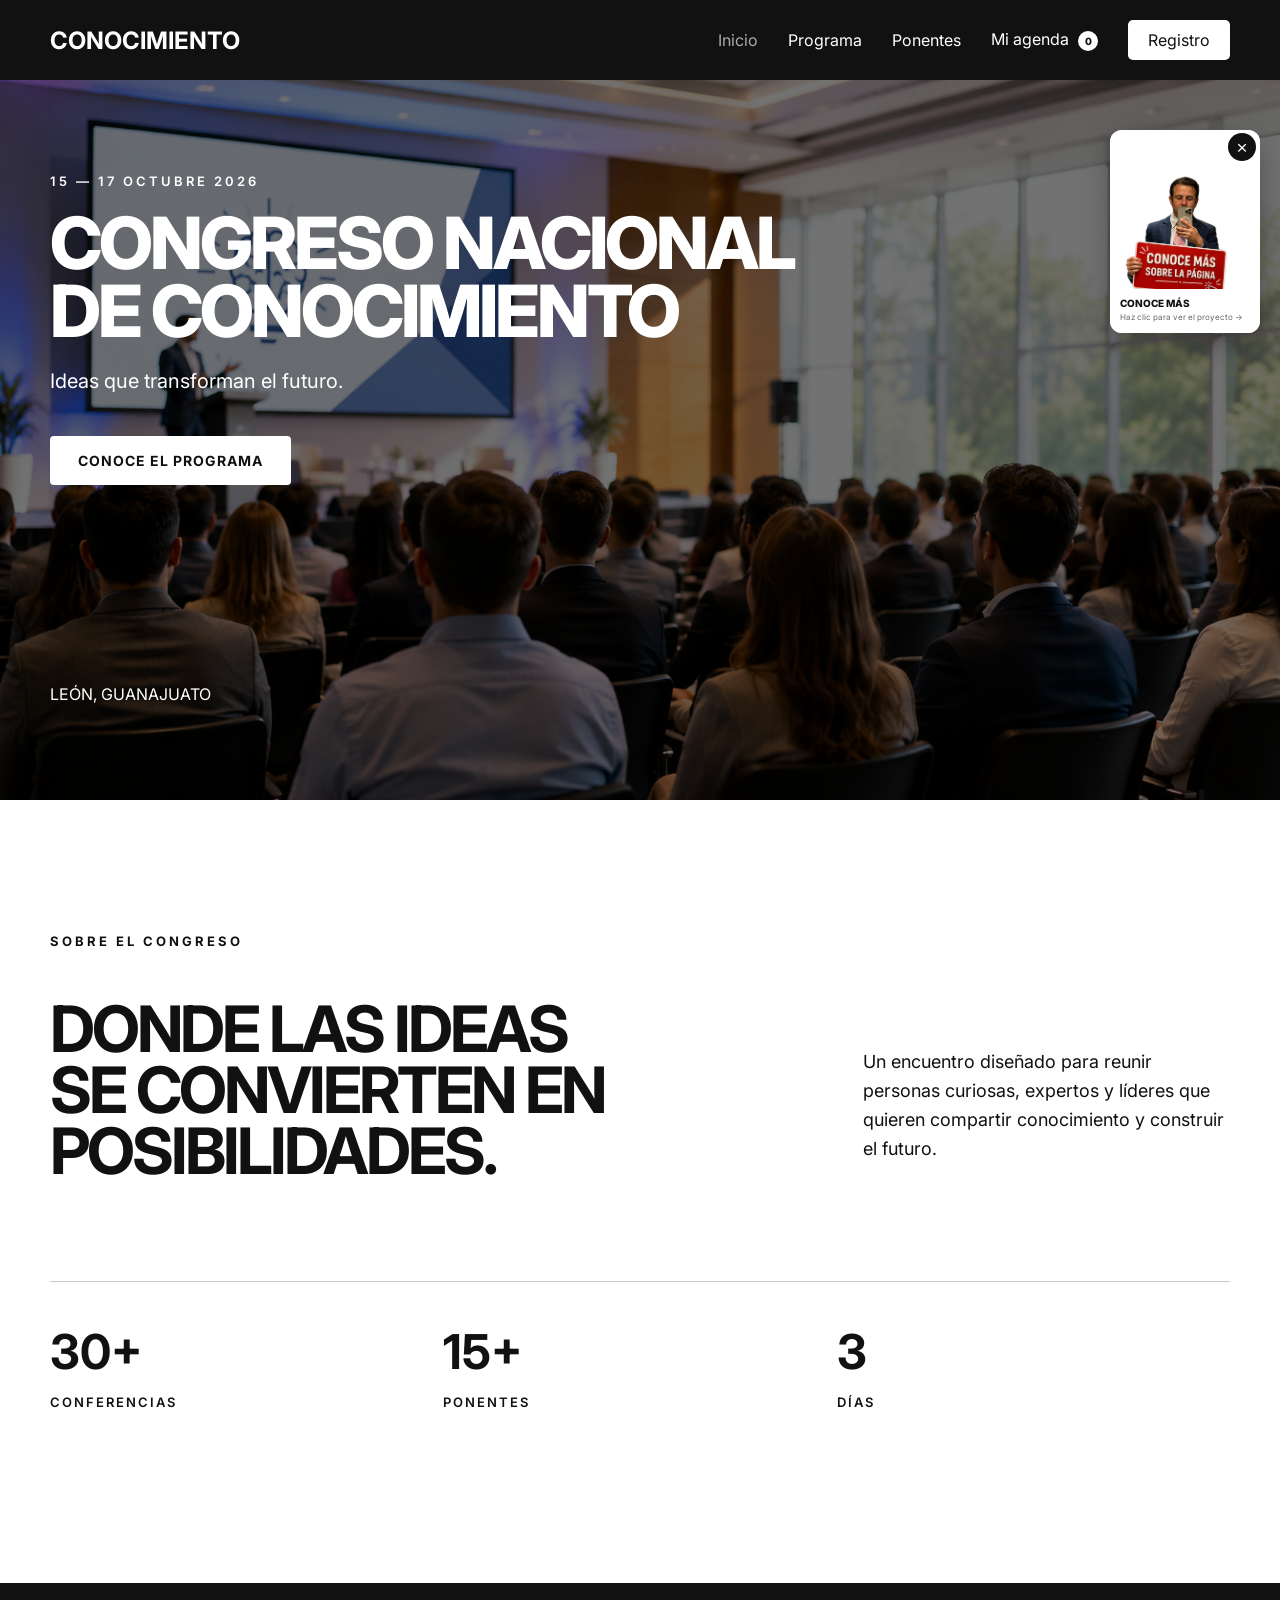
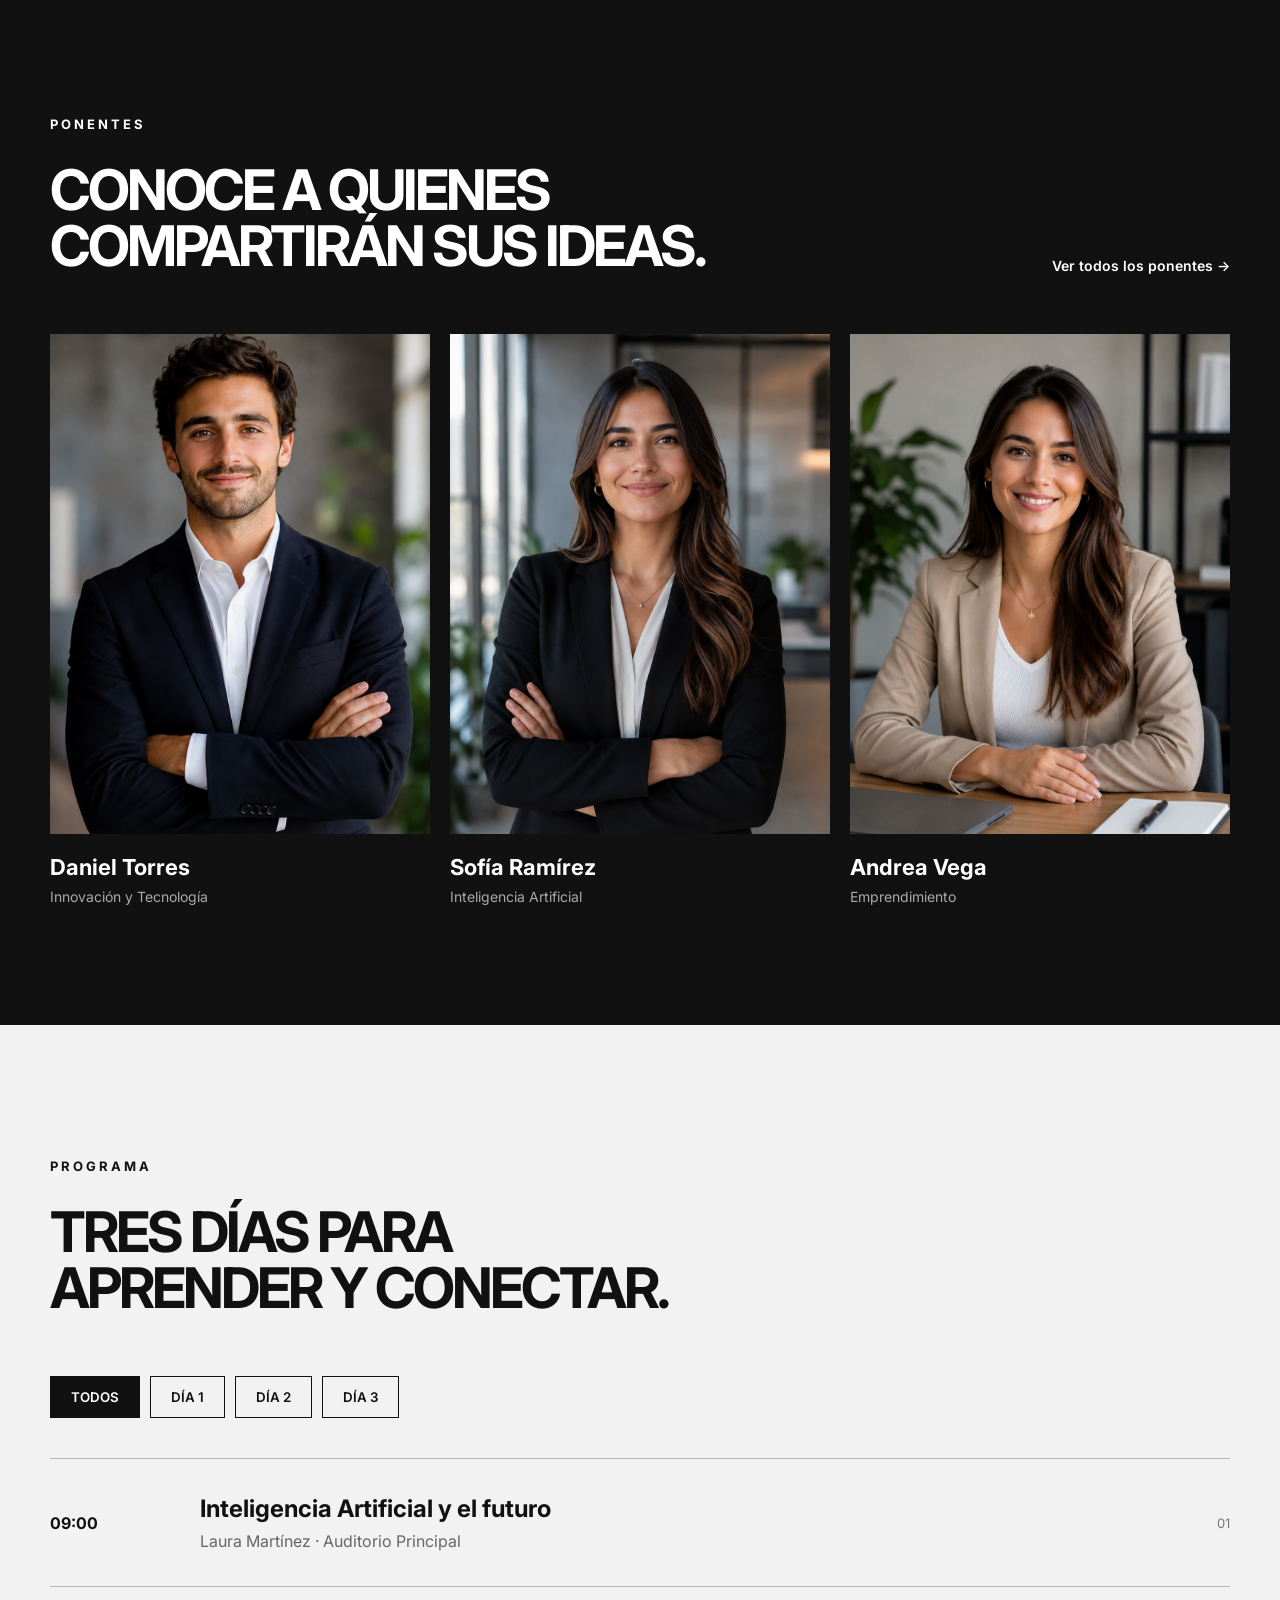
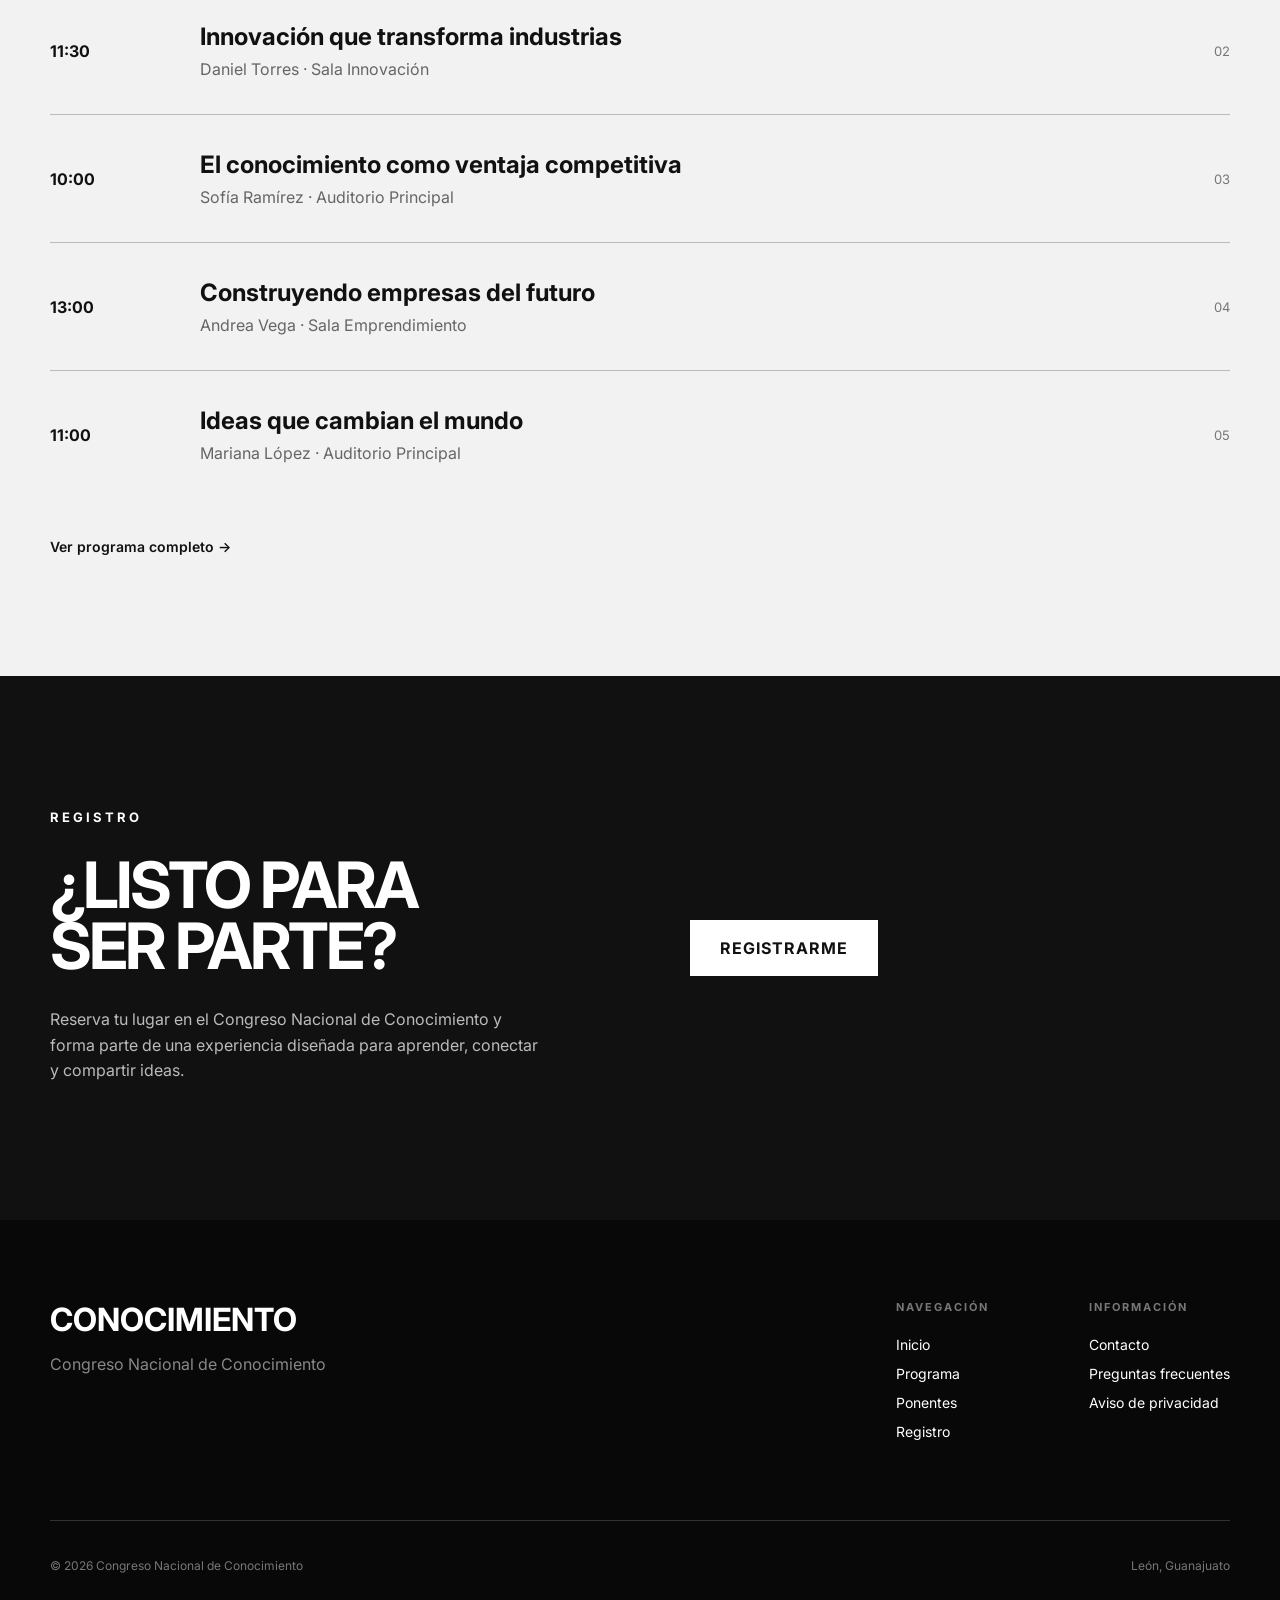
<file: index.html>
<!DOCTYPE html>
<html lang="es">

<head>

    <meta charset="UTF-8">

    <meta name="viewport" content="width=device-width, initial-scale=1.0">

    <title>Congreso de Conocimiento</title>

    <link rel="preconnect" href="https://fonts.googleapis.com">

    <link rel="preconnect" href="https://fonts.gstatic.com" crossorigin>

    <link
        href="https://fonts.googleapis.com/css2?family=Inter:wght@400;500;600;700;800&display=swap"
        rel="stylesheet"
    >

    <link rel="stylesheet" href="css/style.css">

</head>

<body>

    <!-- =========================================
     ANUNCIO CONOCE MÁS
========================================= -->

<div class="promo-box" id="promo-box">
    <div class="promo-box-header">
        <button
            class="promo-box-close"
            id="promo-box-close"
            type="button"
            aria-label="Cerrar anuncio"
            onclick="document.getElementById('promo-box')?.remove();"
        >
            ×
        </button>
    </div>

    <a
        href="https://github.com/cesarcordoba21#congreso-nacional-de-conocimiento"
        target="_blank"
        rel="noopener noreferrer"
        class="promo-box-link"
        aria-label="Conoce más sobre el proyecto Congreso Nacional de Conocimiento"
    >
        <img
            src="images/conoce-mas.png"
            alt="Conoce más sobre la página"
        >

        <div class="promo-box-text">
            <strong>CONOCE MÁS</strong>
            <span>Haz clic para ver el proyecto →</span>
        </div>
    </a>
</div>

    <!-- HEADER -->

    <header>

        <nav>

            <div class="logo">
                CONOCIMIENTO
            </div>

            <button class="menu-toggle">
                ☰
            </button>

            <div class="menu">

                <a href="#inicio" class="active">
                    Inicio
                </a>

                <a href="programa.html">
                    Programa
                </a>

                <a href="ponentes.html">
                    Ponentes
                </a>

                <a href="agenda.html">
                    Mi agenda
                    <span class="agenda-count">0</span>
                </a>

                <a href="registro.html" class="boton-registro">
                    Registro
                </a>

            </div>

        </nav>

    </header>


    <main>


        <!-- HERO -->

        <section class="hero" id="inicio">

            <div class="hero-contenido">

                <p class="hero-fecha">
                    15 — 17 OCTUBRE 2026
                </p>

                <h1>
                    Congreso Nacional<br>
                    de Conocimiento
                </h1>

                <p class="hero-description">
                    Ideas que transforman el futuro.
                </p>

                <a href="programa.html" class="hero-boton">
                    Conoce el programa
                </a>

            </div>

            <p class="hero-ubicacion">
                LEÓN, GUANAJUATO
            </p>

        </section>



        <!-- SOBRE EL CONGRESO -->

        <section class="sobre reveal">

            <p class="sobre-etiqueta">
                SOBRE EL CONGRESO
            </p>

            <div class="sobre-contenido">

                <h2>
                    Donde las ideas<br>
                    se convierten en<br>
                    posibilidades.
                </h2>

                <div class="sobre-texto">

                    <p>
                        Un encuentro diseñado para reunir personas
                        curiosas, expertos y líderes que quieren
                        compartir conocimiento y construir el futuro.
                    </p>

                </div>

            </div>


            <div class="estadisticas">

                <div class="estadistica">

                    <span>
                        30+
                    </span>

                    <p>
                        Conferencias
                    </p>

                </div>


                <div class="estadistica">

                    <span>
                        15+
                    </span>

                    <p>
                        Ponentes
                    </p>

                </div>


                <div class="estadistica">

                    <span>
                        3
                    </span>

                    <p>
                        Días
                    </p>

                </div>

            </div>

        </section>



        <!-- PONENTES -->

        <section class="speakers reveal">

            <div class="speakers-header">

                <div>

                    <p class="section-label">
                        PONENTES
                    </p>

                    <h2>
                        Conoce a quienes<br>
                        compartirán sus ideas.
                    </h2>

                </div>


                <a href="ponentes.html" class="speakers-link">
                    Ver todos los ponentes →
                </a>

            </div>


            <div class="speakers-grid">


                <!-- PONENTE 1 -->

                <article class="speaker-card">

                    <div class="speaker-image">

                        <img
                            src="images/speaker-1.jpg"
                            alt="Daniel Torres"
                        >

                    </div>

                    <div class="speaker-info">

                        <h3>
                            Daniel Torres
                        </h3>

                        <p>
                            Innovación y Tecnología
                        </p>

                    </div>

                </article>



                <!-- PONENTE 2 -->

                <article class="speaker-card">

                    <div class="speaker-image">

                        <img
                            src="images/speaker-2.jpg"
                            alt="Sofía Ramírez"
                        >

                    </div>

                    <div class="speaker-info">

                        <h3>
                            Sofía Ramírez
                        </h3>

                        <p>
                            Inteligencia Artificial
                        </p>

                    </div>

                </article>



                <!-- PONENTE 3 -->

                <article class="speaker-card">

                    <div class="speaker-image">

                        <img
                            src="images/speaker-3.jpg"
                            alt="Andrea Vega"
                        >

                    </div>

                    <div class="speaker-info">

                        <h3>
                            Andrea Vega
                        </h3>

                        <p>
                            Emprendimiento
                        </p>

                    </div>

                </article>

            </div>

        </section>



        <!-- PROGRAMA -->

        <section class="program reveal">

            <div class="program-header">

                <p class="section-label">
                    PROGRAMA
                </p>

                <h2>
                    Tres días para<br>
                    aprender y conectar.
                </h2>

            </div>


            <div class="program-filters">

                <button
                    class="filter-button active"
                    data-day="all"
                >
                    Todos
                </button>

                <button
                    class="filter-button"
                    data-day="day-1"
                >
                    Día 1
                </button>

                <button
                    class="filter-button"
                    data-day="day-2"
                >
                    Día 2
                </button>

                <button
                    class="filter-button"
                    data-day="day-3"
                >
                    Día 3
                </button>

            </div>


            <div class="program-list">


                <!-- CONFERENCIA 1 -->

                <article
                    class="program-item"
                    data-day="day-1"
                >

                    <div class="program-time">
                        09:00
                    </div>

                    <div class="program-info">

                        <h3>
                            Inteligencia Artificial y el futuro
                        </h3>

                        <p>
                            Laura Martínez · Auditorio Principal
                        </p>

                    </div>

                    <div class="program-number">
                        01
                    </div>

                </article>



                <!-- CONFERENCIA 2 -->

                <article
                    class="program-item"
                    data-day="day-1"
                >

                    <div class="program-time">
                        11:30
                    </div>

                    <div class="program-info">

                        <h3>
                            Innovación que transforma industrias
                        </h3>

                        <p>
                            Daniel Torres · Sala Innovación
                        </p>

                    </div>

                    <div class="program-number">
                        02
                    </div>

                </article>



                <!-- CONFERENCIA 3 -->

                <article
                    class="program-item"
                    data-day="day-2"
                >

                    <div class="program-time">
                        10:00
                    </div>

                    <div class="program-info">

                        <h3>
                            El conocimiento como ventaja competitiva
                        </h3>

                        <p>
                            Sofía Ramírez · Auditorio Principal
                        </p>

                    </div>

                    <div class="program-number">
                        03
                    </div>

                </article>



                <!-- CONFERENCIA 4 -->

                <article
                    class="program-item"
                    data-day="day-2"
                >

                    <div class="program-time">
                        13:00
                    </div>

                    <div class="program-info">

                        <h3>
                            Construyendo empresas del futuro
                        </h3>

                        <p>
                            Andrea Vega · Sala Emprendimiento
                        </p>

                    </div>

                    <div class="program-number">
                        04
                    </div>

                </article>



                <!-- CONFERENCIA 5 -->

                <article
                    class="program-item"
                    data-day="day-3"
                >

                    <div class="program-time">
                        11:00
                    </div>

                    <div class="program-info">

                        <h3>
                            Ideas que cambian el mundo
                        </h3>

                        <p>
                            Mariana López · Auditorio Principal
                        </p>

                    </div>

                    <div class="program-number">
                        05
                    </div>

                </article>

            </div>


            <a href="programa.html" class="speakers-link program-link">
                Ver programa completo →
            </a>

        </section>



        <!-- REGISTRO -->

        <section class="registration reveal">

            <div class="registration-content">


                <div class="registration-text">

                    <p class="section-label">
                        REGISTRO
                    </p>

                    <h2>
                        ¿Listo para<br>
                        ser parte?
                    </h2>

                    <p>
                        Reserva tu lugar en el Congreso Nacional de Conocimiento
                        y forma parte de una experiencia diseñada para aprender,
                        conectar y compartir ideas.
                    </p>

                </div>


                <div class="registration-action">

                    <a
                        href="registro.html"
                        class="registration-button registration-link"
                    >
                        Registrarme
                    </a>

                </div>

            </div>

        </section>


    </main>



    <!-- FOOTER -->

    <footer class="footer">

        <div class="footer-top">


            <div class="footer-brand">

                <h2>
                    CONOCIMIENTO
                </h2>

                <p>
                    Congreso Nacional de Conocimiento
                </p>

            </div>


            <div class="footer-links">


                <div>

                    <p class="footer-title">
                        NAVEGACIÓN
                    </p>

                    <a href="#inicio">
                        Inicio
                    </a>

                    <a href="programa.html">
                        Programa
                    </a>

                    <a href="ponentes.html">
                        Ponentes
                    </a>

                    <a href="registro.html">
                        Registro
                    </a>

                </div>


                <div>

                    <p class="footer-title">
                        INFORMACIÓN
                    </p>

                    <a href="#">
                        Contacto
                    </a>

                    <a href="#">
                        Preguntas frecuentes
                    </a>

                    <a href="#">
                        Aviso de privacidad
                    </a>

                </div>

            </div>

        </div>


        <div class="footer-bottom">

            <p>
                © 2026 Congreso Nacional de Conocimiento
            </p>

            <p>
                León, Guanajuato
            </p>

        </div>

    </footer>


    <script src="js/script.js"></script>
</body>

</html>
</file>
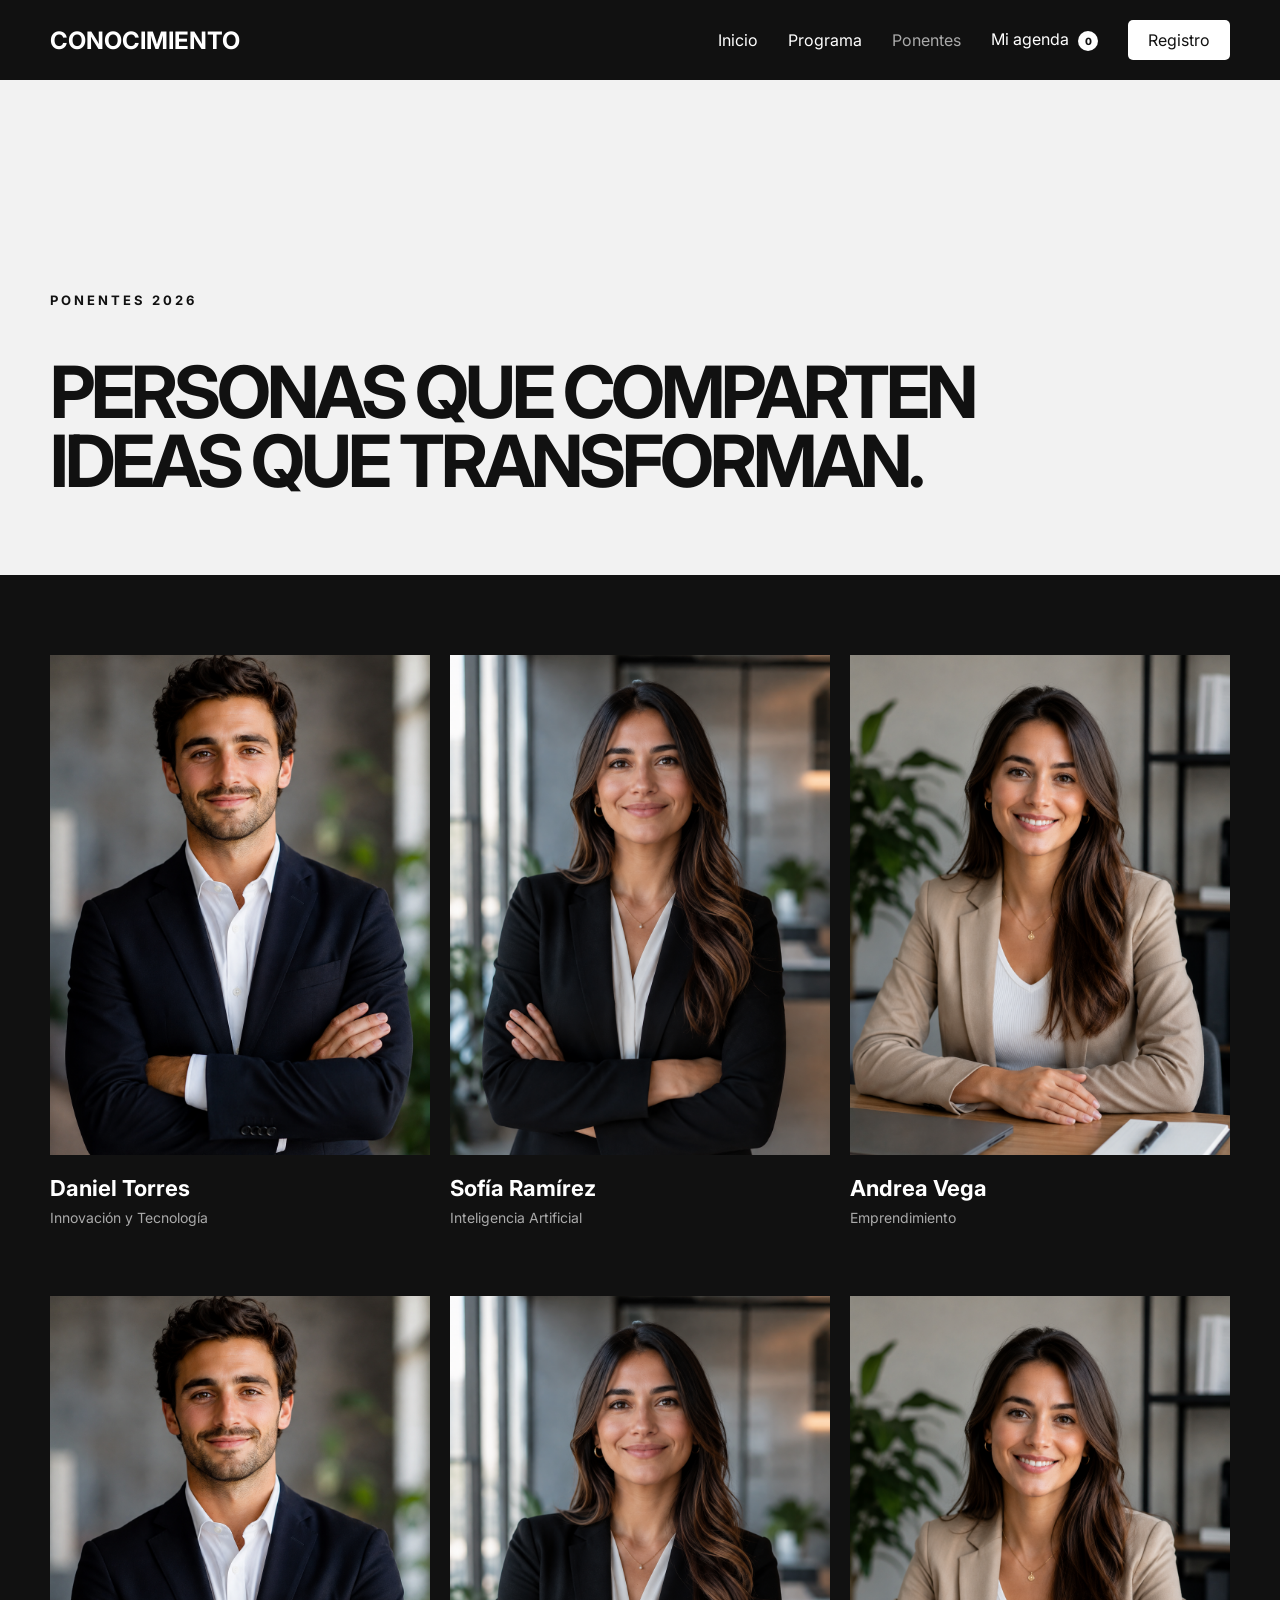
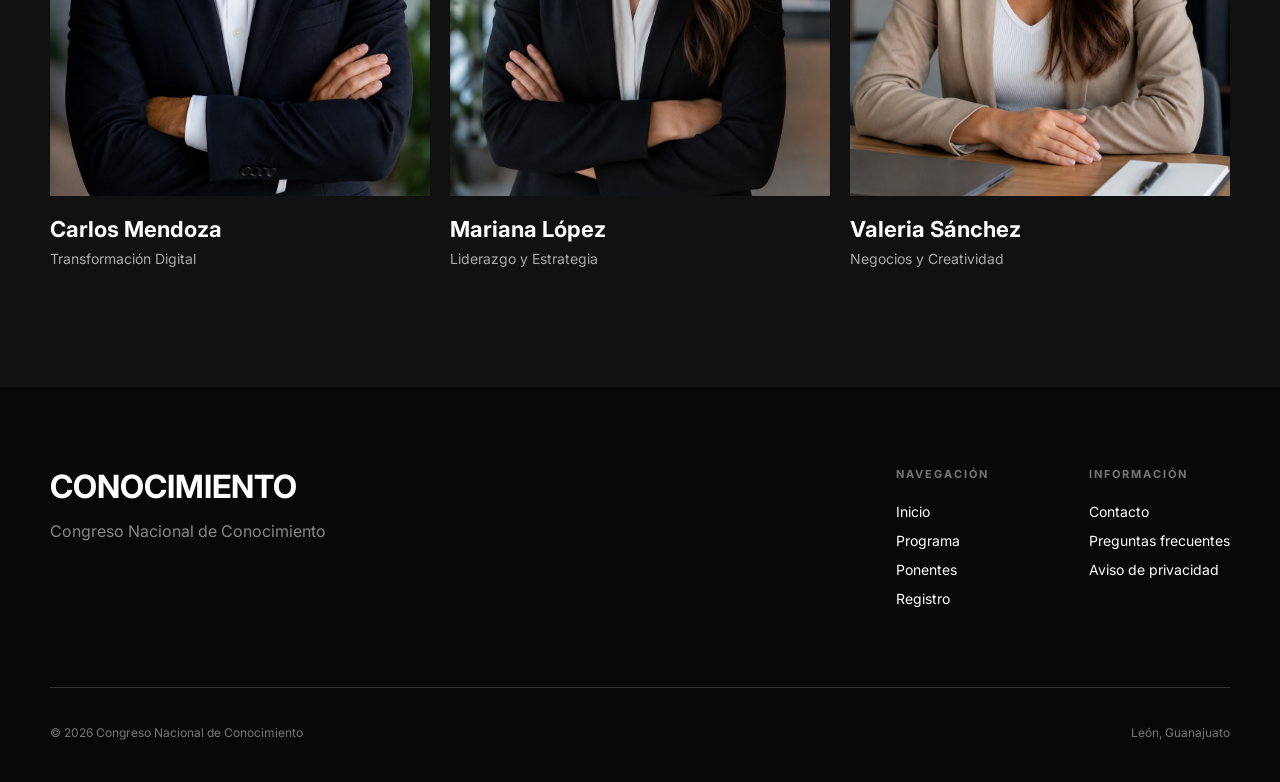
<file: ponentes.html>
<!DOCTYPE html>
<html lang="es">

<head>

    <meta charset="UTF-8">

    <meta name="viewport" content="width=device-width, initial-scale=1.0">

    <title>Ponentes | Congreso de Conocimiento</title>

    <link rel="preconnect" href="https://fonts.googleapis.com">

    <link rel="preconnect" href="https://fonts.gstatic.com" crossorigin>

    <link
        href="https://fonts.googleapis.com/css2?family=Inter:wght@400;500;600;700;800&display=swap"
        rel="stylesheet"
    >

    <link rel="stylesheet" href="css/style.css">

</head>

<body>

    <header>

        <nav>

            <div class="logo">
                CONOCIMIENTO
            </div>

            <button class="menu-toggle" type="button">
                ☰
            </button>

            <div class="menu">

                <a href="index.html">
                    Inicio
                </a>

                <a href="programa.html">
                    Programa
                </a>

                <a href="ponentes.html" class="active">
                    Ponentes
                </a>

                <a href="agenda.html">
                    Mi agenda
                    <span class="agenda-count">0</span>
                </a>

                <a href="registro.html" class="boton-registro">
                    Registro
                </a>

            </div>

        </nav>

    </header>


    <main>


        <section class="page-hero">

            <p class="section-label">
                PONENTES 2026
            </p>

            <h1>
                Personas que comparten<br>
                ideas que transforman.
            </h1>

        </section>


        <section class="speakers speakers-page">

            <div class="speakers-grid">


                <!-- DANIEL TORRES -->

                <a href="ponente.html?id=daniel" class="speaker-link">

                    <article class="speaker-card">

                        <div class="speaker-image">

                            <img
                                src="images/speaker-1.jpg"
                                alt="Daniel Torres"
                            >

                        </div>

                        <div class="speaker-info">

                            <h3>
                                Daniel Torres
                            </h3>

                            <p>
                                Innovación y Tecnología
                            </p>

                        </div>

                    </article>

                </a>


                <!-- SOFÍA RAMÍREZ -->

                <a href="ponente.html?id=sofia" class="speaker-link">

                    <article class="speaker-card">

                        <div class="speaker-image">

                            <img
                                src="images/speaker-2.jpg"
                                alt="Sofía Ramírez"
                            >

                        </div>

                        <div class="speaker-info">

                            <h3>
                                Sofía Ramírez
                            </h3>

                            <p>
                                Inteligencia Artificial
                            </p>

                        </div>

                    </article>

                </a>


                <!-- ANDREA VEGA -->

                <a href="ponente.html?id=andrea" class="speaker-link">

                    <article class="speaker-card">

                        <div class="speaker-image">

                            <img
                                src="images/speaker-3.jpg"
                                alt="Andrea Vega"
                            >

                        </div>

                        <div class="speaker-info">

                            <h3>
                                Andrea Vega
                            </h3>

                            <p>
                                Emprendimiento
                            </p>

                        </div>

                    </article>

                </a>


                <!-- CARLOS MENDOZA -->

                <a href="ponente.html?id=carlos" class="speaker-link">

                    <article class="speaker-card">

                        <div class="speaker-image">

                            <img
                                src="images/speaker-1.jpg"
                                alt="Carlos Mendoza"
                            >

                        </div>

                        <div class="speaker-info">

                            <h3>
                                Carlos Mendoza
                            </h3>

                            <p>
                                Transformación Digital
                            </p>

                        </div>

                    </article>

                </a>


                <!-- MARIANA LÓPEZ -->

                <a href="ponente.html?id=mariana" class="speaker-link">

                    <article class="speaker-card">

                        <div class="speaker-image">

                            <img
                                src="images/speaker-2.jpg"
                                alt="Mariana López"
                            >

                        </div>

                        <div class="speaker-info">

                            <h3>
                                Mariana López
                            </h3>

                            <p>
                                Liderazgo y Estrategia
                            </p>

                        </div>

                    </article>

                </a>


                <!-- VALERIA SÁNCHEZ -->

                <a href="ponente.html?id=valeria" class="speaker-link">

                    <article class="speaker-card">

                        <div class="speaker-image">

                            <img
                                src="images/speaker-3.jpg"
                                alt="Valeria Sánchez"
                            >

                        </div>

                        <div class="speaker-info">

                            <h3>
                                Valeria Sánchez
                            </h3>

                            <p>
                                Negocios y Creatividad
                            </p>

                        </div>

                    </article>

                </a>


            </div>

        </section>


    </main>


    <footer class="footer">

        <div class="footer-top">

            <div class="footer-brand">

                <h2>
                    CONOCIMIENTO
                </h2>

                <p>
                    Congreso Nacional de Conocimiento
                </p>

            </div>


            <div class="footer-links">

                <div>

                    <p class="footer-title">
                        NAVEGACIÓN
                    </p>

                    <a href="index.html">
                        Inicio
                    </a>

                    <a href="programa.html">
                        Programa
                    </a>

                    <a href="ponentes.html">
                        Ponentes
                    </a>

                    <a href="registro.html">
                        Registro
                    </a>

                </div>


                <div>

                    <p class="footer-title">
                        INFORMACIÓN
                    </p>

                    <a href="#">
                        Contacto
                    </a>

                    <a href="#">
                        Preguntas frecuentes
                    </a>

                    <a href="#">
                        Aviso de privacidad
                    </a>

                </div>

            </div>

        </div>


        <div class="footer-bottom">

            <p>
                © 2026 Congreso Nacional de Conocimiento
            </p>

            <p>
                León, Guanajuato
            </p>

        </div>

    </footer>


    <script src="js/script.js"></script>

</body>

</html>
</file>
<file: css/style.css>
/* =========================================
   CONFIGURACIÓN GENERAL
========================================= */

html {
    scroll-behavior: smooth;
}

* {
    box-sizing: border-box;
}

body {
    margin: 0;
    font-family: "Inter", sans-serif;
    color: #111;
}

section {
    scroll-margin-top: 70px;
}


/* =========================================
   HEADER / NAVBAR
========================================= */

header {
    background-color: #111;
    padding: 20px 50px;

    position: sticky;
    top: 0;

    z-index: 1000;
}

nav {
    display: flex;
    justify-content: space-between;
    align-items: center;
}

.logo {
    color: white;
    font-size: 24px;
    font-weight: 700;
}

.menu {
    display: flex;
    align-items: center;
    gap: 30px;
}

.menu a {
    color: white;
    text-decoration: none;
    transition: 0.3s;
}

.menu a:hover {
    color: #aaa;
}

.menu a.active {
    color: #aaa;
}

.menu .boton-registro {
    background-color: white;
    color: #111;

    padding: 10px 20px;
    border-radius: 5px;
}

.menu .boton-registro:hover {
    background-color: #ddd;
    color: #111;
}

.menu .boton-registro.active {
    background-color: #ddd;
    color: #111;
}

.menu-toggle {
    display: none;

    background: none;
    border: none;

    color: white;
    font-size: 28px;

    cursor: pointer;
    padding: 0;
}


/* =========================================
   HERO INICIO
========================================= */

.hero {
    min-height: 80vh;

    background-image:
        linear-gradient(
            rgba(0, 0, 0, 0.55),
            rgba(0, 0, 0, 0.55)
        ),
        url("../images/hero.jpg");

    background-size: cover;
    background-position: center;

    padding: 80px 50px;

    color: white;

    display: flex;
    flex-direction: column;
    justify-content: space-between;
}

.hero-fecha {
    font-size: 13px;
    font-weight: 600;

    letter-spacing: 3px;
    text-transform: uppercase;
}

.hero h1 {
    font-size: 72px;
    line-height: 0.95;

    margin: 20px 0;

    font-weight: 800;

    text-transform: uppercase;
    letter-spacing: -3px;
}

.hero-description {
    font-size: 20px;
    margin-bottom: 40px;

    max-width: 500px;

    line-height: 1.5;
}

.hero-boton {
    display: inline-block;

    background-color: white;
    color: #111;

    text-decoration: none;

    padding: 16px 28px;

    border-radius: 4px;

    font-size: 14px;
    font-weight: 700;

    text-transform: uppercase;
    letter-spacing: 1px;

    transition: 0.3s;
}

.hero-boton:hover {
    background-color: #ddd;
}


/* =========================================
   SOBRE EL CONGRESO
========================================= */

.sobre {
    padding: 120px 50px;
}

.sobre-etiqueta {
    font-size: 13px;
    font-weight: 700;

    letter-spacing: 3px;

    margin-bottom: 50px;
}

.sobre-contenido {
    display: grid;
    grid-template-columns: 2fr 1fr;

    gap: 80px;

    align-items: end;
}

.sobre h2 {
    font-size: 64px;
    line-height: 0.95;

    letter-spacing: -3px;

    text-transform: uppercase;

    margin: 0;
}

.sobre-texto {
    font-size: 18px;
    line-height: 1.6;
}


/* =========================================
   ESTADÍSTICAS
========================================= */

.estadisticas {
    display: grid;
    grid-template-columns: repeat(3, 1fr);

    margin-top: 100px;

    border-top: 1px solid #ccc;
}

.estadistica {
    padding: 40px 0;
}

.estadistica span {
    font-size: 48px;
    font-weight: 700;
}

.estadistica p {
    font-size: 13px;
    font-weight: 600;

    letter-spacing: 2px;

    text-transform: uppercase;
}


/* =========================================
   PONENTES
========================================= */

.speakers {
    background-color: #111;
    color: white;

    padding: 120px 50px;
}

.speakers-header {
    display: flex;
    justify-content: space-between;
    align-items: end;

    margin-bottom: 60px;
}

.section-label {
    font-size: 13px;
    font-weight: 700;

    letter-spacing: 3px;

    margin-bottom: 30px;
}

.speakers h2 {
    font-size: 56px;
    line-height: 1;

    letter-spacing: -3px;

    text-transform: uppercase;

    margin: 0;
}

.speakers-link {
    color: white;

    text-decoration: none;

    font-size: 14px;
    font-weight: 600;
}

.speakers-grid {
    display: grid;
    grid-template-columns: repeat(3, 1fr);

    gap: 20px;
}

.speaker-card {
    width: 100%;
}

.speaker-image {
    height: 500px;

    overflow: hidden;
}

.speaker-image img {
    width: 100%;
    height: 100%;

    object-fit: cover;

    display: block;

    transition: transform 0.5s;
}

.speaker-card:hover .speaker-image img {
    transform: scale(1.05);
}

.speaker-info {
    padding-top: 20px;
}

.speaker-info h3 {
    font-size: 22px;

    margin: 0 0 8px;
}

.speaker-info p {
    color: #aaa;

    margin: 0;

    font-size: 14px;
}

.speaker-link {
    color: inherit;
    text-decoration: none;

    display: block;
}

.speaker-link .speaker-card {
    cursor: pointer;
}


/* =========================================
   HERO PÁGINAS INTERNAS
========================================= */

.page-hero {
    min-height: 55vh;

    display: flex;
    flex-direction: column;
    justify-content: flex-end;

    padding: 80px 50px;

    background-color: #f2f2f2;
}

.page-hero h1 {
    font-size: 72px;
    line-height: 0.95;

    text-transform: uppercase;

    letter-spacing: -4px;

    margin: 20px 0 0;

    max-width: 1100px;
}


/* =========================================
   PÁGINA DE PONENTES
========================================= */

.speakers-page {
    padding-top: 80px;
}

.speakers-page .speakers-grid {
    grid-template-columns: repeat(3, 1fr);

    row-gap: 70px;
}


/* =========================================
   PROGRAMA
========================================= */

.program {
    padding: 120px 50px;

    background-color: #f2f2f2;
}

.program-header h2 {
    font-size: 56px;
    line-height: 1;

    letter-spacing: -3px;

    text-transform: uppercase;

    margin: 0;
}

.program-filters {
    display: flex;

    gap: 10px;

    margin: 60px 0 40px;
}

.filter-button {
    background: transparent;
    color: #111;

    border: 1px solid #111;

    padding: 12px 20px;

    font-family: inherit;
    font-weight: 600;

    text-transform: uppercase;

    cursor: pointer;

    transition: 0.3s;
}

.filter-button:hover,
.filter-button.active {
    background-color: #111;
    color: white;
}

.program-item {
    display: grid;

    grid-template-columns: 150px 1fr 50px;

    align-items: center;

    padding: 35px 0;

    border-top: 1px solid #bbb;

    scroll-margin-top: 100px;
}

.program-time {
    font-size: 16px;
    font-weight: 700;
}

.program-info h3 {
    font-size: 24px;

    margin: 0 0 8px;
}

.program-info p {
    margin: 0;

    color: #666;
}

.program-number {
    text-align: right;

    font-size: 13px;

    color: #777;
}

.program-link {
    display: inline-block;

    margin-top: 40px;

    color: #111;
}


/* ENLACE DEL PONENTE EN EL PROGRAMA */

.program-speaker-link {
    color: inherit;

    text-decoration: none;

    font-weight: 600;

    transition: 0.3s;
}

.program-speaker-link:hover {
    color: #111;

    text-decoration: underline;
}


/* =========================================
   REGISTRO
========================================= */

.registration {
    background-color: #111;
    color: white;

    padding: 120px 50px;
}

.registration-content {
    display: grid;

    grid-template-columns: 1fr 1fr;

    gap: 100px;
}

.registration h2 {
    font-size: 64px;
    line-height: 0.95;

    letter-spacing: -3px;

    text-transform: uppercase;

    margin: 0 0 30px;
}

.registration-text > p:last-child {
    max-width: 500px;

    line-height: 1.6;

    color: #bbb;
}

.registration-form {
    display: flex;
    flex-direction: column;

    gap: 30px;
}

.form-group {
    display: flex;
    flex-direction: column;

    gap: 10px;
}

.form-group label {
    font-size: 13px;
    font-weight: 600;

    text-transform: uppercase;

    letter-spacing: 1px;
}

.form-group input {
    background: transparent;

    border: none;

    border-bottom: 1px solid #666;

    color: white;

    padding: 15px 0;

    font-family: inherit;
    font-size: 18px;

    outline: none;
}

.form-group input:focus {
    border-bottom-color: white;
}

.registration-button {
    background-color: white;
    color: #111;

    border: none;

    padding: 18px 30px;

    font-family: inherit;
    font-weight: 700;

    text-transform: uppercase;

    letter-spacing: 1px;

    cursor: pointer;

    transition: 0.3s;
}

.registration-button:hover {
    background-color: #ddd;
}

.registration-link {
    display: inline-block;

    text-decoration: none;
}

.registration-action {
    display: flex;

    align-items: center;
}

.registration-page {
    min-height: 60vh;
}

.form-message {
    min-height: 20px;

    margin: 0;

    font-size: 14px;
}


/* =========================================
   PERFIL DEL PONENTE
========================================= */

.speaker-profile {
    display: grid;

    grid-template-columns: 1fr 1fr;

    min-height: calc(100vh - 80px);

    background-color: #f2f2f2;
}


/* FOTO */

.speaker-profile-image {
    height: calc(100vh - 80px);

    min-height: 650px;

    overflow: hidden;
}

.speaker-profile-image img {
    width: 100%;
    height: 100%;

    object-fit: cover;

    /*
       Esto hace que se priorice la parte
       superior de la fotografía.
    */
    object-position: center top;

    display: block;
}


/* INFORMACIÓN */

.speaker-profile-content {
    padding: 80px 70px;

    display: flex;
    flex-direction: column;
    justify-content: center;
}

.speaker-profile-content .section-label {
    margin: 0 0 20px;
}

.speaker-profile-content h1 {
    font-size: clamp(55px, 6vw, 90px);

    line-height: 0.88;

    letter-spacing: -5px;

    text-transform: uppercase;

    margin: 0 0 30px;
}

.speaker-specialty {
    font-size: 18px;
    font-weight: 600;

    margin: 0 0 50px;
}

.speaker-biography {
    max-width: 600px;
}

.speaker-biography p {
    font-size: 17px;

    line-height: 1.7;

    color: #555;

    margin-top: 0;
    margin-bottom: 20px;
}


/* =========================================
   CONFERENCIA DEL PONENTE
========================================= */

.speaker-conference {
    background-color: #111;
    color: white;

    padding: 120px 50px;
}

.conference-content {
    display: grid;

    grid-template-columns: 1.4fr 1fr;

    gap: 100px;

    align-items: end;
}

.conference-content h2 {
    font-size: 64px;

    line-height: 0.95;

    letter-spacing: -3px;

    text-transform: uppercase;

    margin: 0;
}

.conference-details {
    display: grid;

    gap: 30px;
}

.conference-details div {
    border-top: 1px solid #444;

    padding-top: 20px;
}

.conference-details span {
    color: #888;

    font-size: 11px;
    font-weight: 700;

    letter-spacing: 2px;
}

.conference-details p {
    font-size: 18px;

    margin: 8px 0 0;
}


/* =========================================
   NAVEGACIÓN PERFIL
========================================= */

.speaker-back {
    padding: 50px;

    background-color: #f2f2f2;

    display: flex;

    justify-content: space-between;
    align-items: center;

    gap: 30px;
}

.speaker-back a {
    color: #111;

    text-decoration: none;

    font-weight: 600;

    transition: 0.3s;
}

.speaker-back a:hover {
    opacity: 0.6;
}


/* =========================================
   FOOTER
========================================= */

.footer {
    background-color: #080808;

    color: white;

    padding: 80px 50px 30px;
}

.footer-top {
    display: flex;

    justify-content: space-between;

    gap: 80px;

    padding-bottom: 80px;
}

.footer-brand h2 {
    font-size: 32px;

    margin: 0 0 15px;
}

.footer-brand p {
    color: #888;

    margin: 0;
}

.footer-links {
    display: flex;

    gap: 100px;
}

.footer-links > div {
    display: flex;
    flex-direction: column;

    gap: 12px;
}

.footer-title {
    color: #777;

    font-size: 11px;
    font-weight: 700;

    letter-spacing: 2px;

    margin: 0 0 10px;
}

.footer-links a {
    color: white;

    text-decoration: none;

    font-size: 14px;

    transition: 0.3s;
}

.footer-links a:hover {
    color: #888;
}

.footer-bottom {
    display: flex;

    justify-content: space-between;

    border-top: 1px solid #333;

    padding-top: 25px;

    color: #777;

    font-size: 12px;
}


/* =========================================
   ANIMACIONES
========================================= */

.reveal {
    opacity: 0;

    transform: translateY(40px);

    transition:
        opacity 0.8s ease,
        transform 0.8s ease;
}

.reveal.visible {
    opacity: 1;

    transform: translateY(0);
}


/* =========================================
   TABLET
========================================= */

@media (max-width: 1000px) and (min-width: 769px) {

    .speaker-profile-content {
        padding: 60px 40px;
    }

    .speaker-profile-content h1 {
        font-size: 55px;

        letter-spacing: -3px;
    }

    .conference-content {
        gap: 50px;
    }

    .conference-content h2 {
        font-size: 48px;
    }

}


/* =========================================
   CELULAR
========================================= */

@media (max-width: 768px) {


    /* HEADER */

    header {
        padding: 16px 20px;
    }

    nav {
        width: 100%;
    }

    .logo {
        font-size: 14px;

        position: relative;

        z-index: 1002;
    }

    .menu-toggle {
        display: block;

        position: relative;

        z-index: 1002;

        background: none;

        border: none;

        color: white;

        font-size: 24px;

        cursor: pointer;
    }


    /* MENÚ CERRADO */

    .menu {
        display: none;
    }


    /* MENÚ ABIERTO */

    .menu.activo {
        display: flex;

        position: absolute;

        top: 100%;
        left: 0;

        width: 100%;

        flex-direction: column;

        align-items: stretch;

        gap: 0;

        background-color: #111;

        padding: 15px 20px 25px;

        box-shadow:
            0 10px 25px rgba(0, 0, 0, 0.25);
    }

    .menu.activo a {
        display: block;

        width: 100%;

        padding: 16px 0;

        border-bottom: 1px solid #333;

        font-size: 15px;
    }

    .menu.activo a.active {
        color: #aaa;
    }

    .menu.activo .boton-registro {
        width: 100%;

        margin-top: 15px;

        padding: 14px 16px;

        text-align: center;

        border-bottom: none;
    }


    /* HERO */

    .hero {
        min-height: 75vh;

        padding: 60px 20px;

        background-position: center;
    }

    .hero-fecha {
        font-size: 11px;

        letter-spacing: 2px;
    }

    .hero h1 {
        font-size: 44px;

        line-height: 0.95;

        letter-spacing: -2px;
    }

    .hero-description {
        font-size: 16px;

        line-height: 1.5;
    }


    /* SOBRE */

    .sobre {
        padding: 80px 20px;
    }

    .sobre-etiqueta {
        margin-bottom: 30px;
    }

    .sobre-contenido {
        grid-template-columns: 1fr;

        gap: 40px;
    }

    .sobre h2 {
        font-size: 38px;

        line-height: 1;

        letter-spacing: -2px;
    }

    .sobre-texto {
        font-size: 16px;
    }


    /* ESTADÍSTICAS */

    .estadisticas {
        grid-template-columns: 1fr;

        margin-top: 60px;
    }

    .estadistica {
        border-bottom: 1px solid #ccc;
    }


    /* PONENTES */

    .speakers {
        padding: 70px 20px;
    }

    .speakers-header {
        flex-direction: column;

        align-items: flex-start;

        gap: 30px;

        margin-bottom: 40px;
    }

    .speakers h2 {
        font-size: 38px;

        line-height: 1;

        letter-spacing: -2px;
    }

    .speakers-grid {
        grid-template-columns: 1fr;

        gap: 45px;
    }

    .speaker-image {
        height: 450px;
    }

    .speaker-info h3 {
        font-size: 20px;
    }


    /* HERO PÁGINAS */

    .page-hero {
        min-height: auto;

        padding: 55px 20px 50px;

        justify-content: flex-start;
    }

    .page-hero .section-label {
        margin: 0 0 20px;

        font-size: 10px;

        letter-spacing: 2px;
    }

    .page-hero h1 {
        font-size: 34px;

        line-height: 1.02;

        letter-spacing: -1.5px;

        margin: 0;

        max-width: 100%;
    }


    /* PROGRAMA */

    .program {
        padding: 60px 20px;
    }

    .program-header h2 {
        font-size: 34px;

        line-height: 1.05;

        letter-spacing: -1.5px;
    }

    .program-filters {
        margin: 35px 0 30px;

        overflow-x: auto;

        gap: 8px;

        padding-bottom: 5px;
    }

    .filter-button {
        flex-shrink: 0;

        padding: 10px 16px;

        font-size: 12px;
    }

    .program-item {
        grid-template-columns: 60px 1fr;

        gap: 12px;

        padding: 25px 0;
    }

    .program-time {
        font-size: 13px;
    }

    .program-info h3 {
        font-size: 18px;

        line-height: 1.2;
    }

    .program-info p {
        font-size: 13px;

        line-height: 1.4;
    }

    .program-number {
        display: none;
    }


    /* PÁGINA PONENTES */

    .speakers-page {
        padding-top: 60px;
    }

    .speakers-page .speakers-grid {
        grid-template-columns: 1fr;

        row-gap: 50px;
    }


    /* REGISTRO */

    .registration {
        padding: 70px 20px;
    }

    .registration-content {
        grid-template-columns: 1fr;

        gap: 50px;
    }

    .registration h2 {
        font-size: 38px;

        line-height: 1;

        letter-spacing: -2px;
    }

    .registration-form {
        gap: 25px;
    }


    /* =====================================
       PERFIL PONENTE EN CELULAR
    ===================================== */

    .speaker-profile {
        grid-template-columns: 1fr;

        min-height: auto;
    }

    .speaker-profile-image {
        height: 500px;

        min-height: 0;
    }

    .speaker-profile-image img {
        object-position: center top;
    }

    .speaker-profile-content {
        padding: 60px 20px;
    }

    .speaker-profile-content h1 {
        font-size: 52px;

        line-height: 0.9;

        letter-spacing: -3px;

        margin: 0 0 25px;
    }

    .speaker-specialty {
        font-size: 16px;

        margin-bottom: 35px;
    }

    .speaker-biography p {
        font-size: 15px;

        line-height: 1.7;
    }


    /* CONFERENCIA */

    .speaker-conference {
        padding: 70px 20px;
    }

    .conference-content {
        grid-template-columns: 1fr;

        gap: 50px;
    }

    .conference-content h2 {
        font-size: 38px;

        line-height: 1;

        letter-spacing: -2px;
    }

    .conference-details {
        gap: 25px;
    }


    /* NAVEGACIÓN PERFIL */

    .speaker-back {
        padding: 40px 20px;

        flex-direction: column;

        align-items: flex-start;

        gap: 20px;
    }


    /* FOOTER */

    .footer {
        padding: 60px 20px 30px;
    }

    .footer-top {
        flex-direction: column;

        gap: 50px;

        padding-bottom: 50px;
    }

    .footer-links {
        gap: 50px;

        flex-wrap: wrap;
    }

    .footer-bottom {
        flex-direction: column;

        gap: 5px;
    }

}


/* =========================================
   CELULARES PEQUEÑOS
========================================= */

@media (max-width: 420px) {

    .hero h1 {
        font-size: 38px;
    }

    .page-hero h1 {
        font-size: 31px;
    }

    .program-header h2 {
        font-size: 31px;
    }

    .speaker-image {
        height: 400px;
    }

    .registration h2 {
        font-size: 34px;
    }

    .speaker-profile-image {
        height: 420px;
    }

    .speaker-profile-content h1 {
        font-size: 46px;
    }

}

/* =========================================
   BOTÓN AGREGAR A MI AGENDA
========================================= */

.agenda-add-button {
    margin-top: 18px;

    padding: 10px 15px;

    background: transparent;
    color: #111;

    border: 1px solid #111;

    font-family: inherit;
    font-size: 12px;
    font-weight: 700;

    text-transform: uppercase;
    letter-spacing: 0.5px;

    cursor: pointer;

    transition: 0.3s;
}

.agenda-add-button:hover {
    background: #111;
    color: white;
}

.agenda-add-button.added {
    background: #111;
    color: white;
}


/* =========================================
   CONTADOR DEL MENÚ
========================================= */

.agenda-count {
    display: inline-flex;

    justify-content: center;
    align-items: center;

    min-width: 20px;
    height: 20px;

    margin-left: 5px;

    padding: 0 5px;

    background: white;
    color: #111;

    border-radius: 20px;

    font-size: 10px;
    font-weight: 800;
}


/* =========================================
   PÁGINA MI AGENDA
========================================= */

.my-agenda {
    padding: 120px 50px;

    background: #f2f2f2;

    min-height: 600px;
}

.my-agenda-header {
    display: flex;

    justify-content: space-between;
    align-items: flex-end;

    gap: 40px;

    margin-bottom: 70px;
}

.my-agenda-header h2 {
    margin: 0;

    font-size: 56px;

    line-height: 1;

    letter-spacing: -3px;

    text-transform: uppercase;
}

.agenda-program-link {
    color: #111;

    text-decoration: none;

    font-weight: 600;
}

.agenda-program-link:hover {
    text-decoration: underline;
}


/* =========================================
   CONFERENCIA GUARDADA
========================================= */

.agenda-list {
    border-bottom: 1px solid #bbb;
}

.agenda-item {
    display: grid;

    grid-template-columns:
        70px
        170px
        1fr
        150px;

    gap: 30px;

    align-items: center;

    padding: 35px 0;

    border-top: 1px solid #bbb;
}

.agenda-item-number {
    color: #888;

    font-size: 12px;
}

.agenda-item-date {
    display: flex;

    flex-direction: column;

    gap: 7px;
}

.agenda-item-date span {
    font-size: 10px;
    font-weight: 700;

    letter-spacing: 1.5px;
}

.agenda-item-date strong {
    font-size: 22px;
}

.agenda-item-info h3 {
    margin: 0 0 8px;

    font-size: 23px;
}

.agenda-item-info p {
    margin: 0;

    color: #666;

    font-size: 14px;
}

.agenda-item-info a {
    color: inherit;

    text-decoration: none;

    font-weight: 600;
}

.agenda-item-info a:hover {
    color: #111;

    text-decoration: underline;
}


/* =========================================
   ACCIONES AGENDA
========================================= */

.agenda-item-actions {
    display: flex;

    justify-content: flex-end;
    align-items: center;

    gap: 20px;
}

.agenda-view-link {
    color: #111;

    text-decoration: none;

    font-size: 13px;
    font-weight: 600;
}

.agenda-view-link:hover {
    text-decoration: underline;
}

.agenda-remove-button {
    padding: 9px 12px;

    background: transparent;
    color: #777;

    border: 1px solid #bbb;

    font-family: inherit;

    cursor: pointer;

    transition: 0.3s;
}

.agenda-remove-button:hover {
    background: #111;

    border-color: #111;

    color: white;
}


/* =========================================
   AGENDA VACÍA
========================================= */

.agenda-empty {
    padding: 80px 0;

    border-top: 1px solid #bbb;
}

.agenda-empty-number {
    color: #999;

    font-size: 12px;

    letter-spacing: 2px;
}

.agenda-empty h3 {
    margin: 15px 0;

    font-size: 36px;

    letter-spacing: -1px;
}

.agenda-empty > p:not(.agenda-empty-number) {
    max-width: 500px;

    color: #666;

    line-height: 1.6;
}

.agenda-empty-button {
    display: inline-block;

    margin-top: 25px;

    padding: 14px 22px;

    background: #111;
    color: white;

    text-decoration: none;

    font-size: 13px;
    font-weight: 700;

    text-transform: uppercase;
}


/* =========================================
   MI AGENDA - CELULAR
========================================= */

@media (max-width: 768px) {

    .my-agenda {
        padding: 70px 20px;
    }

    .my-agenda-header {
        flex-direction: column;

        align-items: flex-start;

        margin-bottom: 50px;
    }

    .my-agenda-header h2 {
        font-size: 38px;

        letter-spacing: -2px;
    }

    .agenda-item {
        grid-template-columns:
            40px
            1fr;

        gap: 20px;

        align-items: start;
    }

    .agenda-item-number {
        grid-row: 1 / 4;
    }

    .agenda-item-date {
        grid-column: 2;
    }

    .agenda-item-info {
        grid-column: 2;
    }

    .agenda-item-info h3 {
        font-size: 19px;
    }

    .agenda-item-actions {
        grid-column: 2;

        justify-content: flex-start;

        margin-top: 10px;
    }

    .agenda-empty {
        padding: 60px 0;
    }

    .agenda-empty h3 {
        font-size: 28px;
    }

}

/* =========================================
   PASE DIGITAL
========================================= */

.pass-section {
    min-height: calc(100vh - 80px);

    padding: 100px 50px;

    background: #f2f2f2;

    display: grid;

    grid-template-columns: 0.8fr 1.2fr;

    gap: 100px;

    align-items: center;
}


/* INTRO */

.pass-intro h1 {
    margin: 20px 0 30px;

    font-size: 72px;

    line-height: 0.9;

    letter-spacing: -4px;

    text-transform: uppercase;
}

.pass-intro > p:not(.section-label) {
    max-width: 430px;

    color: #666;

    font-size: 17px;

    line-height: 1.6;
}

.pass-agenda-link {
    display: inline-block;

    margin-top: 30px;

    color: #111;

    text-decoration: none;

    font-weight: 700;
}

.pass-agenda-link:hover {
    text-decoration: underline;
}


/* =========================================
   TARJETA
========================================= */

.digital-pass {
    width: 100%;

    max-width: 700px;

    margin-left: auto;

    background: #111;

    color: white;

    box-shadow:
        0 30px 70px rgba(0, 0, 0, 0.15);
}


/* PARTE SUPERIOR */

.pass-top {
    display: flex;

    justify-content: space-between;

    padding: 25px 30px;

    border-bottom: 1px solid #333;

    font-size: 12px;

    font-weight: 700;

    letter-spacing: 2px;
}


/* INFORMACIÓN PRINCIPAL */

.pass-main {
    padding: 60px 40px;
}

.pass-label {
    margin: 0 0 15px;

    color: #777;

    font-size: 11px;

    font-weight: 700;

    letter-spacing: 2px;
}

.pass-main h2 {
    margin: 0 0 20px;

    font-size: 52px;

    line-height: 0.95;

    letter-spacing: -3px;

    text-transform: uppercase;
}

.pass-organization {
    margin: 0 0 8px;

    color: #ccc;

    font-size: 17px;
}

.pass-position {
    margin: 0;

    color: #777;

    font-size: 14px;
}


/* FECHA Y SEDE */

.pass-information {
    display: grid;

    grid-template-columns: 1fr 1fr;

    border-top: 1px solid #333;

    border-bottom: 1px solid #333;
}

.pass-information > div {
    padding: 25px 30px;
}

.pass-information > div:first-child {
    border-right: 1px solid #333;
}

.pass-information span,
.pass-bottom span {
    display: block;

    margin-bottom: 8px;

    color: #777;

    font-size: 10px;

    font-weight: 700;

    letter-spacing: 2px;
}

.pass-information strong,
.pass-bottom strong {
    font-size: 13px;

    letter-spacing: 0.5px;
}


/* PARTE INFERIOR */

.pass-bottom {
    display: flex;

    justify-content: space-between;

    align-items: center;

    padding: 30px;
}


/* =========================================
   QR VISUAL
========================================= */

.pass-qr {
    width: 90px;

    height: 90px;

    padding: 8px;

    background: white;
}

.qr-pattern {
    width: 100%;

    height: 100%;

    background:
        repeating-linear-gradient(
            0deg,
            #111 0px,
            #111 5px,
            transparent 5px,
            transparent 10px
        ),
        repeating-linear-gradient(
            90deg,
            #111 0px,
            #111 5px,
            transparent 5px,
            transparent 10px
        );

    background-blend-mode: multiply;
}


/* =========================================
   SIN REGISTRO
========================================= */

.pass-no-registration {
    display: none;

    padding: 60px;

    background: #111;

    color: white;
}

.pass-no-registration h2 {
    margin: 15px 0;

    font-size: 42px;

    line-height: 1;

    letter-spacing: -2px;
}

.pass-no-registration > p:not(.section-label) {
    color: #aaa;

    line-height: 1.6;
}

.pass-no-registration a {
    display: inline-block;

    margin-top: 25px;

    padding: 14px 20px;

    background: white;

    color: #111;

    text-decoration: none;

    font-size: 13px;

    font-weight: 700;

    text-transform: uppercase;
}


/* =========================================
   PASE - TABLET
========================================= */

@media (max-width: 1000px) {

    .pass-section {
        grid-template-columns: 1fr;

        gap: 60px;
    }

    .digital-pass {
        margin-left: 0;
    }

}


/* =========================================
   PASE - CELULAR
========================================= */

@media (max-width: 768px) {

    .pass-section {
        padding: 70px 20px;

        gap: 50px;
    }

    .pass-intro h1 {
        font-size: 48px;

        letter-spacing: -3px;
    }

    .pass-main {
        padding: 45px 25px;
    }

    .pass-main h2 {
        font-size: 38px;

        letter-spacing: -2px;
    }

    .pass-information {
        grid-template-columns: 1fr;
    }

    .pass-information > div:first-child {
        border-right: none;

        border-bottom: 1px solid #333;
    }

    .pass-bottom {
        padding: 25px;
    }

    .pass-qr {
        width: 75px;

        height: 75px;
    }

    .pass-no-registration {
        padding: 40px 25px;
    }

    .pass-no-registration h2 {
        font-size: 32px;
    }

}

/* =========================================
   QR REAL
========================================= */

.pass-qr {
    width: 126px;
    height: 126px;

    padding: 8px;

    background: #ffffff;

    display: flex;

    align-items: center;
    justify-content: center;

    flex-shrink: 0;
}

.pass-qr img,
.pass-qr canvas {
    display: block;

    width: 110px !important;
    height: 110px !important;
}


/* =========================================
   BOTONES DEL PASE
========================================= */

.pass-actions {
    grid-column: 2;

    display: flex;

    justify-content: flex-end;

    gap: 15px;

    margin-top: -60px;
}

.pass-action-button {
    display: inline-flex;

    align-items: center;
    justify-content: center;

    padding: 15px 22px;

    border: 1px solid #111;

    background: #111;
    color: #fff;

    font-family: inherit;

    font-size: 12px;
    font-weight: 700;

    letter-spacing: 0.5px;

    text-transform: uppercase;
    text-decoration: none;

    cursor: pointer;

    transition: 0.25s ease;
}

.pass-action-button:hover {
    background: #333;
}

.pass-action-secondary {
    background: transparent;
    color: #111;
}

.pass-action-secondary:hover {
    background: #111;
    color: #fff;
}


/* =========================================
   TABLET
========================================= */

@media (max-width: 1000px) {

    .pass-actions {
        grid-column: 1;

        justify-content: flex-start;

        margin-top: -30px;
    }

}


/* =========================================
   CELULAR
========================================= */

@media (max-width: 768px) {

    .pass-actions {
        flex-direction: column;

        margin-top: -20px;
    }

    .pass-action-button {
        width: 100%;
    }

    .pass-qr {
        width: 96px;
        height: 96px;
    }

    .pass-qr img,
    .pass-qr canvas {
        width: 80px !important;
        height: 80px !important;
    }

}


/* =========================================
   IMPRIMIR / GUARDAR PDF
========================================= */

@media print {

    @page {
        size: A4;
        margin: 15mm;
    }

    body {
        background: #fff !important;
    }

    header,
    .pass-intro,
    .pass-actions,
    .pass-no-registration,
    .footer {
        display: none !important;
    }

    main {
        margin: 0 !important;
        padding: 0 !important;
    }

    .pass-section {
        display: block !important;

        min-height: auto !important;

        padding: 0 !important;

        background: #fff !important;
    }

    .digital-pass {
        display: block !important;

        width: 100% !important;
        max-width: 700px !important;

        margin: 40px auto !important;

        background: #111 !important;
        color: #fff !important;

        box-shadow: none !important;

        -webkit-print-color-adjust: exact;
        print-color-adjust: exact;
    }

    .pass-top,
    .pass-main,
    .pass-information,
    .pass-bottom {
        -webkit-print-color-adjust: exact;
        print-color-adjust: exact;
    }

    .pass-qr {
        background: #fff !important;

        -webkit-print-color-adjust: exact;
        print-color-adjust: exact;
    }

}

/* =========================================
   SELECTS DEL FORMULARIO
========================================= */

.registration-form select {
    width: 100%;

    padding: 16px 0;

    border: none;
    border-bottom: 1px solid #bdbdbd;

    background: transparent;

    font-family: inherit;

    font-size: 16px;

    color: #111;

    outline: none;

    cursor: pointer;
}


.registration-form select:focus {
    border-bottom-color: #111;
}


/* =========================================
   BOTÓN DESACTIVADO
========================================= */

.registration-button:disabled {
    opacity: 0.6;

    cursor: not-allowed;
}


/* =========================================
   MENSAJE DEL REGISTRO
========================================= */

.form-message {
    min-height: 22px;

    margin-top: 15px;

    font-size: 14px;

    font-weight: 600;
}

/* =========================================
   ADMIN LOGIN
========================================= */

.admin-login-page {
    min-height: 100vh;

    display: flex;
    align-items: center;
    justify-content: center;

    padding: 40px 20px;

    background: #f3f3f3;
}

.admin-login-card {
    width: 100%;
    max-width: 500px;

    background: #ffffff;

    padding: 50px;

    border: 1px solid #ddd;
}

.admin-login-card h1 {
    font-size: 48px;

    margin-bottom: 15px;
}

.admin-login-card form {
    margin-top: 35px;
}


/* =========================================
   ADMIN DASHBOARD
========================================= */

.admin-dashboard {
    padding: 70px 5%;
}

.admin-header {
    margin-bottom: 50px;
}

.admin-header h1 {
    font-size: clamp(
        42px,
        6vw,
        80px
    );

    line-height: 0.95;

    margin-bottom: 20px;
}


/* =========================================
   MÉTRICAS
========================================= */

.admin-metrics {
    display: grid;

    grid-template-columns:
        repeat(
            5,
            minmax(0, 1fr)
        );

    gap: 16px;

    margin-bottom: 70px;
}

.metric-card {
    padding: 25px;

    border: 1px solid #ddd;

    background: #fff;
}

.metric-card span {
    display: block;

    margin-bottom: 20px;

    font-size: 11px;
    font-weight: 700;

    letter-spacing: 1px;
}

.metric-card strong {
    display: block;

    font-size: 30px;

    word-break: break-word;
}


/* =========================================
   TABLA ADMIN
========================================= */

.admin-table-section {
    margin-top: 40px;
}

.admin-table-header {
    display: flex;

    justify-content: space-between;
    align-items: flex-end;

    gap: 30px;

    margin-bottom: 25px;
}

.admin-table-header h2 {
    font-size: 42px;
}

.admin-table-actions {
    display: flex;

    gap: 15px;
}

.admin-table-actions input {
    min-width: 250px;

    padding: 14px;

    border: 1px solid #ccc;

    font-family: inherit;
}

.admin-table-wrapper {
    overflow-x: auto;
}

.admin-table {
    width: 100%;

    border-collapse: collapse;

    background: #fff;

    font-size: 13px;
}

.admin-table th,
.admin-table td {
    padding: 14px;

    text-align: left;

    border-bottom: 1px solid #ddd;

    white-space: nowrap;
}

.admin-table th {
    background: #111;

    color: #fff;

    font-size: 11px;

    letter-spacing: 0.5px;
}

.admin-table tbody tr:hover {
    background: #f5f5f5;
}


/* =========================================
   RESPONSIVE ADMIN
========================================= */

@media (max-width: 1100px) {

    .admin-metrics {
        grid-template-columns:
            repeat(
                2,
                minmax(0, 1fr)
            );
    }

}


@media (max-width: 768px) {

    .admin-dashboard {
        padding:
            40px 20px;
    }

    .admin-metrics {
        grid-template-columns:
            1fr;
    }

    .admin-table-header {
        flex-direction: column;

        align-items: stretch;
    }

    .admin-table-actions {
        flex-direction: column;
    }

    .admin-table-actions input {
        width: 100%;
        min-width: 0;
    }

    .admin-login-card {
        padding: 30px 20px;
    }

    .admin-login-card h1 {
        font-size: 38px;
    }

}

/* =========================================
   ADMIN DASHBOARD V2
========================================= */

.admin-dashboard {
    width: 100%;

    padding: 70px 5% 100px;

    background: #f5f5f3;
}



/* =========================================
   HEADER ADMIN
========================================= */

.admin-header {
    max-width: 900px;

    margin-bottom: 55px;
}


.admin-header h1 {
    margin: 10px 0 20px;

    font-size: clamp(
        44px,
        6vw,
        82px
    );

    line-height: 0.95;

    letter-spacing: -3px;
}


.admin-header > p:not(.section-label):not(.admin-user) {
    max-width: 600px;

    font-size: 17px;

    line-height: 1.6;

    color: #5d5d5d;
}


.admin-user {
    display: inline-block;

    margin-top: 20px;

    padding: 8px 12px;

    background: #e8e8e5;

    font-size: 11px;
    font-weight: 600;

    letter-spacing: 0.5px;
}



/* =========================================
   BOTÓN LOGOUT
========================================= */

.admin-logout-button {
    padding: 12px 18px;

    border: 0;

    background: #ffffff;

    color: #111111;

    font-family: inherit;

    font-size: 14px;
    font-weight: 600;

    cursor: pointer;

    transition: 0.2s ease;
}


.admin-logout-button:hover {
    background: #dedede;
}



/* =========================================
   MÉTRICAS
========================================= */

.admin-metrics {
    display: grid;

    grid-template-columns:
        repeat(
            5,
            minmax(0, 1fr)
        );

    gap: 14px;

    margin-bottom: 90px;
}


.metric-card {
    min-width: 0;

    padding: 25px;

    background: #ffffff;

    border: 1px solid #ddddda;
}


.metric-card span {
    display: block;

    margin-bottom: 22px;

    font-size: 10px;
    font-weight: 800;

    letter-spacing: 1px;
}


.metric-card strong {
    display: block;

    margin-bottom: 10px;

    font-size: clamp(
        24px,
        2.2vw,
        36px
    );

    line-height: 1;

    word-break: break-word;
}


.metric-card small {
    color: #777777;

    font-size: 11px;
}



/* =========================================
   SECCIÓN GRÁFICAS
========================================= */

.admin-charts-section {
    margin-bottom: 100px;
}


.admin-section-heading {
    margin-bottom: 35px;
}


.admin-section-heading h2 {
    margin-top: 8px;

    font-size: clamp(
        34px,
        4vw,
        52px
    );

    letter-spacing: -2px;
}



/* =========================================
   GRID GRÁFICAS
========================================= */

.admin-charts-grid {
    display: grid;

    grid-template-columns:
        repeat(
            2,
            minmax(0, 1fr)
        );

    gap: 20px;
}


.admin-chart-card {
    min-width: 0;

    padding: 30px;

    background: #ffffff;

    border: 1px solid #ddddda;
}


.chart-card-header {
    margin-bottom: 25px;
}


.chart-card-header span {
    display: block;

    margin-bottom: 8px;

    font-size: 10px;
    font-weight: 800;

    letter-spacing: 1.3px;
}


.chart-card-header h3 {
    font-size: 22px;

    line-height: 1.2;
}


.chart-container {
    position: relative;

    width: 100%;

    height: 330px;
}



/* =========================================
   TABLA
========================================= */

.admin-table-section {
    width: 100%;
}


.admin-table-header {
    display: flex;

    align-items: flex-end;
    justify-content: space-between;

    gap: 30px;

    margin-bottom: 30px;
}


.admin-table-header h2 {
    margin: 7px 0;

    font-size: clamp(
        36px,
        4vw,
        54px
    );

    letter-spacing: -2px;
}


.admin-table-header > div:first-child > p:last-child {
    color: #777777;

    font-size: 13px;
}



/* =========================================
   ACCIONES TABLA
========================================= */

.admin-table-actions {
    display: flex;

    align-items: center;

    gap: 12px;
}


.admin-table-actions input {
    width: 280px;

    padding: 14px 16px;

    border: 1px solid #cfcfcb;

    background: #ffffff;

    font-family: inherit;

    font-size: 14px;

    outline: none;
}


.admin-table-actions input:focus {
    border-color: #111111;
}


.admin-export-button {
    padding: 15px 20px;

    border: 1px solid #111111;

    background: #111111;

    color: #ffffff;

    font-family: inherit;

    font-size: 12px;
    font-weight: 700;

    cursor: pointer;

    white-space: nowrap;

    transition: 0.2s ease;
}


.admin-export-button:hover {
    background: #333333;
}



/* =========================================
   ESTADO
========================================= */

.admin-status {
    margin-bottom: 20px;

    padding: 15px 18px;

    background: #ffffff;

    border: 1px solid #ddddda;

    font-size: 13px;
}


.admin-status-error {
    border-color: #b80000;

    color: #b80000;
}



/* =========================================
   WRAPPER TABLA
========================================= */

.admin-table-wrapper {
    width: 100%;

    overflow-x: auto;

    border: 1px solid #ddddda;

    background: #ffffff;
}



/* =========================================
   TABLA
========================================= */

.admin-table {
    width: 100%;

    min-width: 1450px;

    border-collapse: collapse;

    background: #ffffff;
}


.admin-table thead {
    background: #111111;

    color: #ffffff;
}


.admin-table th {
    padding: 16px;

    text-align: left;

    font-size: 10px;
    font-weight: 700;

    letter-spacing: 0.8px;

    text-transform: uppercase;

    white-space: nowrap;
}


.admin-table td {
    padding: 16px;

    border-bottom: 1px solid #eeeeeb;

    font-size: 12px;

    color: #333333;

    white-space: nowrap;
}


.admin-table tbody tr {
    transition: 0.15s ease;
}


.admin-table tbody tr:hover {
    background: #f6f6f3;
}


.admin-table tbody tr:last-child td {
    border-bottom: 0;
}



/* =========================================
   ETIQUETAS
========================================= */

.admin-tag {
    display: inline-block;

    padding: 6px 9px;

    background: #eeeeeb;

    font-size: 10px;
    font-weight: 700;
}


.admin-folio {
    font-family: monospace;

    font-size: 12px;
    font-weight: 700;
}



/* =========================================
   TABLA VACÍA
========================================= */

.admin-empty-table {
    padding: 45px !important;

    text-align: center !important;

    color: #777777 !important;
}



/* =========================================
   TABLET
========================================= */

@media (max-width: 1200px) {

    .admin-metrics {
        grid-template-columns:
            repeat(
                3,
                minmax(0, 1fr)
            );
    }

}



/* =========================================
   TABLET PEQUEÑA
========================================= */

@media (max-width: 900px) {

    .admin-dashboard {
        padding:
            50px 30px 80px;
    }


    .admin-metrics {
        grid-template-columns:
            repeat(
                2,
                minmax(0, 1fr)
            );
    }


    .admin-charts-grid {
        grid-template-columns:
            1fr;
    }


    .admin-table-header {
        flex-direction:
            column;

        align-items:
            stretch;
    }


    .admin-table-actions {
        width: 100%;
    }


    .admin-table-actions input {
        flex: 1;

        width: auto;
    }

}



/* =========================================
   CELULAR
========================================= */

@media (max-width: 600px) {

    .admin-dashboard {
        padding:
            40px 18px 70px;
    }


    .admin-header h1 {
        letter-spacing:
            -2px;
    }


    .admin-metrics {
        grid-template-columns:
            1fr;

        gap: 10px;

        margin-bottom: 65px;
    }


    .metric-card {
        padding: 22px;
    }


    .admin-chart-card {
        padding: 20px;
    }


    .chart-container {
        height: 280px;
    }


    .admin-table-actions {
        flex-direction:
            column;
    }


    .admin-table-actions input,
    .admin-export-button {
        width: 100%;
    }

}

/* ==========================================
   ADMIN - TAMAÑO DE GRÁFICAS
   ========================================== */

.charts-grid {
    display: grid;
    grid-template-columns: repeat(2, minmax(0, 1fr));
    gap: 24px;
    margin-top: 30px;
    margin-bottom: 30px;
    width: 100%;
}


/* TARJETA DE CADA GRÁFICA */

.chart-card {
    background: #ffffff;
    border-radius: 16px;
    padding: 24px;
    box-shadow: 0 8px 25px rgba(0, 0, 0, 0.08);

    width: 100%;
    height: 380px;

    min-width: 0;
    min-height: 0;

    overflow: hidden;

    box-sizing: border-box;
}


/* TÍTULO DE LA GRÁFICA */

.chart-card h3 {
    margin: 0 0 20px;
    font-size: 18px;
    line-height: 1.3;
}


/* CONTROLAR TAMAÑO DE CHART.JS */

.chart-card canvas {
    display: block;

    width: 100% !important;
    height: 300px !important;

    max-width: 100% !important;
    max-height: 300px !important;
}


/* ==========================================
   TABLET
   ========================================== */

@media (max-width: 1100px) {

    .charts-grid {
        grid-template-columns: 1fr;
    }

}


/* ==========================================
   CELULAR
   ========================================== */

@media (max-width: 600px) {

    .charts-grid {
        grid-template-columns: 1fr;
        gap: 18px;
        margin-top: 20px;
    }

    .chart-card {
        height: 330px;
        padding: 16px;
        border-radius: 12px;
    }

    .chart-card h3 {
        font-size: 16px;
        margin-bottom: 15px;
    }

    .chart-card canvas {
        height: 260px !important;
        max-height: 260px !important;
    }

}

/* =========================================================
   MEJORAS VISUALES - REGISTRO Y ADMIN LOGIN
   ========================================================= */


/* =========================================================
   REGISTRO - SELECTS
   ========================================================= */

.registration-form select,
#attendee-type,
#source {
    width: 100%;
    min-height: 52px;

    background-color: #161616;
    color: #ffffff;

    border: 1px solid #555555;
    border-radius: 8px;

    padding: 0 45px 0 14px;

    font-size: 16px;
    font-family: inherit;

    cursor: pointer;

    appearance: auto;
    -webkit-appearance: auto;

    transition:
        border-color 0.2s ease,
        background-color 0.2s ease,
        box-shadow 0.2s ease;
}


/* Cuando pasas el mouse */

.registration-form select:hover,
#attendee-type:hover,
#source:hover {
    border-color: #888888;
    background-color: #1d1d1d;
}


/* Cuando está seleccionado */

.registration-form select:focus,
#attendee-type:focus,
#source:focus {
    outline: none;

    border-color: #ffffff;

    box-shadow:
        0 0 0 3px
        rgba(255, 255, 255, 0.08);
}


/* Opciones del desplegable */

.registration-form select option,
#attendee-type option,
#source option {
    background: #ffffff;
    color: #111111;
}


/* =========================================================
   REGISTRO - INPUTS
   ========================================================= */

.registration-form input,
.registration-form textarea {
    color: #ffffff;
}

.registration-form input::placeholder,
.registration-form textarea::placeholder {
    color: #8d8d8d;
    opacity: 1;
}


/* =========================================================
   MÓVIL - FORMULARIO
   ========================================================= */

@media (max-width: 768px) {

    .registration-form select,
    #attendee-type,
    #source {
        min-height: 50px;

        background-color: #181818;

        border: 1px solid #555555;

        border-radius: 8px;

        padding-left: 12px;

        font-size: 16px;

        color: #ffffff;
    }

    .registration-form select:focus,
    #attendee-type:focus,
    #source:focus {
        border-color: #ffffff;

        box-shadow:
            0 0 0 2px
            rgba(255, 255, 255, 0.08);
    }

}


/* =========================================================
   ADMIN LOGIN
   ========================================================= */

.admin-login-page input,
.admin-login-card input,
#admin-email,
#admin-password {
    width: 100%;

    min-height: 50px;

    background: #ffffff;

    color: #111827 !important;

    border: 1px solid #cfd4dc;

    border-radius: 8px;

    padding: 12px 14px;

    font-size: 16px;

    box-sizing: border-box;

    transition:
        border-color 0.2s ease,
        box-shadow 0.2s ease;
}


/* Placeholder */

.admin-login-page input::placeholder,
.admin-login-card input::placeholder,
#admin-email::placeholder,
#admin-password::placeholder {
    color: #8a93a3 !important;
    opacity: 1;
}


/* Al escribir */

.admin-login-page input:focus,
.admin-login-card input:focus,
#admin-email:focus,
#admin-password:focus {
    outline: none;

    border-color: #2563eb;

    box-shadow:
        0 0 0 3px
        rgba(37, 99, 235, 0.12);
}


/* =========================================================
   BOTÓN ENTRAR
   ========================================================= */

.admin-login-page button[type="submit"],
.admin-login-card button[type="submit"],
#admin-login-button {
    width: 100%;

    min-height: 50px;

    margin-top: 18px;

    border: none;

    border-radius: 8px;

    background: #111827;

    color: #ffffff;

    font-size: 15px;

    font-weight: 700;

    letter-spacing: 0.4px;

    cursor: pointer;

    transition:
        transform 0.2s ease,
        background-color 0.2s ease,
        box-shadow 0.2s ease;
}


/* Hover */

.admin-login-page button[type="submit"]:hover,
.admin-login-card button[type="submit"]:hover,
#admin-login-button:hover {
    background: #1f2937;

    transform: translateY(-1px);

    box-shadow:
        0 8px 20px
        rgba(17, 24, 39, 0.18);
}


/* Click */

.admin-login-page button[type="submit"]:active,
.admin-login-card button[type="submit"]:active,
#admin-login-button:active {
    transform: translateY(0);
}


/* Disabled */

.admin-login-page button[type="submit"]:disabled,
.admin-login-card button[type="submit"]:disabled,
#admin-login-button:disabled {
    opacity: 0.6;
    cursor: not-allowed;
    transform: none;
}


/* =========================================================
   ADMIN LOGIN - LABELS
   ========================================================= */

.admin-login-page label,
.admin-login-card label {
    color: #111827;
    font-weight: 700;
}


/* =========================================================
   ADMIN LOGIN - TEXTO Y MENSAJES
   ========================================================= */

.admin-login-page,
.admin-login-card {
    color: #111827;
}

.admin-login-card p {
    color: #4b5563;
}

#admin-login-message {
    color: #374151;
}


/* =========================================================
   ADMIN LOGIN - MÓVIL
   ========================================================= */

@media (max-width: 600px) {

    .admin-login-card {
        padding: 28px 20px;
    }

    .admin-login-page input,
    .admin-login-card input,
    #admin-email,
    #admin-password {
        min-height: 48px;

        font-size: 16px;
    }

    .admin-login-page button[type="submit"],
    .admin-login-card button[type="submit"],
    #admin-login-button {
        min-height: 50px;

        font-size: 15px;
    }

}

/* =========================================================
   FIX DEFINITIVO SELECTS REGISTRO EN CELULAR
   ========================================================= */

@media screen and (max-width: 768px) {

    body .registration .registration-form .form-group #attendee-type,
    body .registration .registration-form .form-group #source {
        display: block !important;

        width: 100% !important;
        height: 52px !important;
        min-height: 52px !important;

        margin: 0 !important;
        padding: 0 42px 0 14px !important;

        box-sizing: border-box !important;

        background-color: #ffffff !important;

        color: #111111 !important;
        -webkit-text-fill-color: #111111 !important;

        border: 1px solid #d0d0d0 !important;
        border-radius: 6px !important;

        font-family: "Inter", sans-serif !important;
        font-size: 16px !important;
        font-weight: 500 !important;

        opacity: 1 !important;

        appearance: none !important;
        -webkit-appearance: none !important;
        -moz-appearance: none !important;

        background-image:
            url("data:image/svg+xml,%3Csvg xmlns='http://www.w3.org/2000/svg' width='18' height='18' viewBox='0 0 24 24' fill='none' stroke='%23111111' stroke-width='2' stroke-linecap='round' stroke-linejoin='round'%3E%3Cpath d='m6 9 6 6 6-6'/%3E%3C/svg%3E") !important;

        background-repeat: no-repeat !important;
        background-position: right 14px center !important;
        background-size: 17px !important;
    }


    body .registration .registration-form .form-group #attendee-type:focus,
    body .registration .registration-form .form-group #source:focus {
        background-color: #ffffff !important;
        color: #111111 !important;
        -webkit-text-fill-color: #111111 !important;

        border-color: #ffffff !important;

        outline: 2px solid rgba(255, 255, 255, 0.25) !important;
        outline-offset: 2px !important;
    }


    body .registration .registration-form .form-group #attendee-type option,
    body .registration .registration-form .form-group #source option {
        background-color: #ffffff !important;
        color: #111111 !important;
    }

}

/* =====================================================
   ANUNCIO CONOCE MÁS
   Una sola versión, sin reglas duplicadas.
   La X ocupa su propia fila para evitar que el enlace
   intercepte el toque en iPhone/Safari.
===================================================== */

.promo-box {
    position: fixed;
    top: 130px;
    right: 20px;
    width: 150px;
    margin: 0;
    padding: 0;
    background: #ffffff;
    border-radius: 12px;
    box-shadow: 0 10px 30px rgba(0, 0, 0, 0.30);
    overflow: hidden;
    z-index: 10000;
}

.promo-box-header {
    display: flex;
    align-items: center;
    justify-content: flex-end;
    width: 100%;
    min-height: 28px;
    padding: 3px 4px;
    background: #ffffff;
    box-sizing: border-box;
}

.promo-box-close {
    display: flex;
    align-items: center;
    justify-content: center;
    width: 28px;
    height: 28px;
    min-width: 28px;
    min-height: 28px;
    margin: 0;
    padding: 0;
    border: 0;
    border-radius: 50%;
    background: #111111;
    color: #ffffff;
    font-family: Arial, sans-serif;
    font-size: 19px;
    font-weight: 400;
    line-height: 1;
    cursor: pointer;
    -webkit-appearance: none;
    appearance: none;
    touch-action: manipulation;
}

.promo-box-close:focus-visible {
    outline: 2px solid #111111;
    outline-offset: 2px;
}

.promo-box-link {
    display: block;
    width: 100%;
    color: #111111;
    text-decoration: none;
}

.promo-box-link img {
    display: block;
    width: 100%;
    height: 125px;
    object-fit: cover;
    object-position: center top;
}

.promo-box-text {
    display: block;
    padding: 8px 10px 10px;
    background: #ffffff;
    color: #111111;
}

.promo-box-text strong {
    display: block;
    margin: 0 0 3px;
    color: #111111;
    font-size: 10px;
    font-weight: 800;
    line-height: 1.2;
}

.promo-box-text span {
    display: block;
    margin: 0;
    color: #666666;
    font-size: 8px;
    line-height: 1.35;
}

@media screen and (max-width: 768px) {
    .promo-box {
        top: 92px;
        right: 10px;
        width: 108px;
        border-radius: 10px;
        z-index: 10000;
    }

    .promo-box-header {
        min-height: 26px;
        padding: 2px 3px;
    }

    .promo-box-close {
        width: 30px;
        height: 30px;
        min-width: 30px;
        min-height: 30px;
        font-size: 20px;
    }

    .promo-box-link img {
        height: 96px;
    }

    .promo-box-text {
        padding: 6px 7px 7px;
    }

    .promo-box-text strong {
        font-size: 8px;
    }

    .promo-box-text span {
        font-size: 7px;
    }
}
</file>
